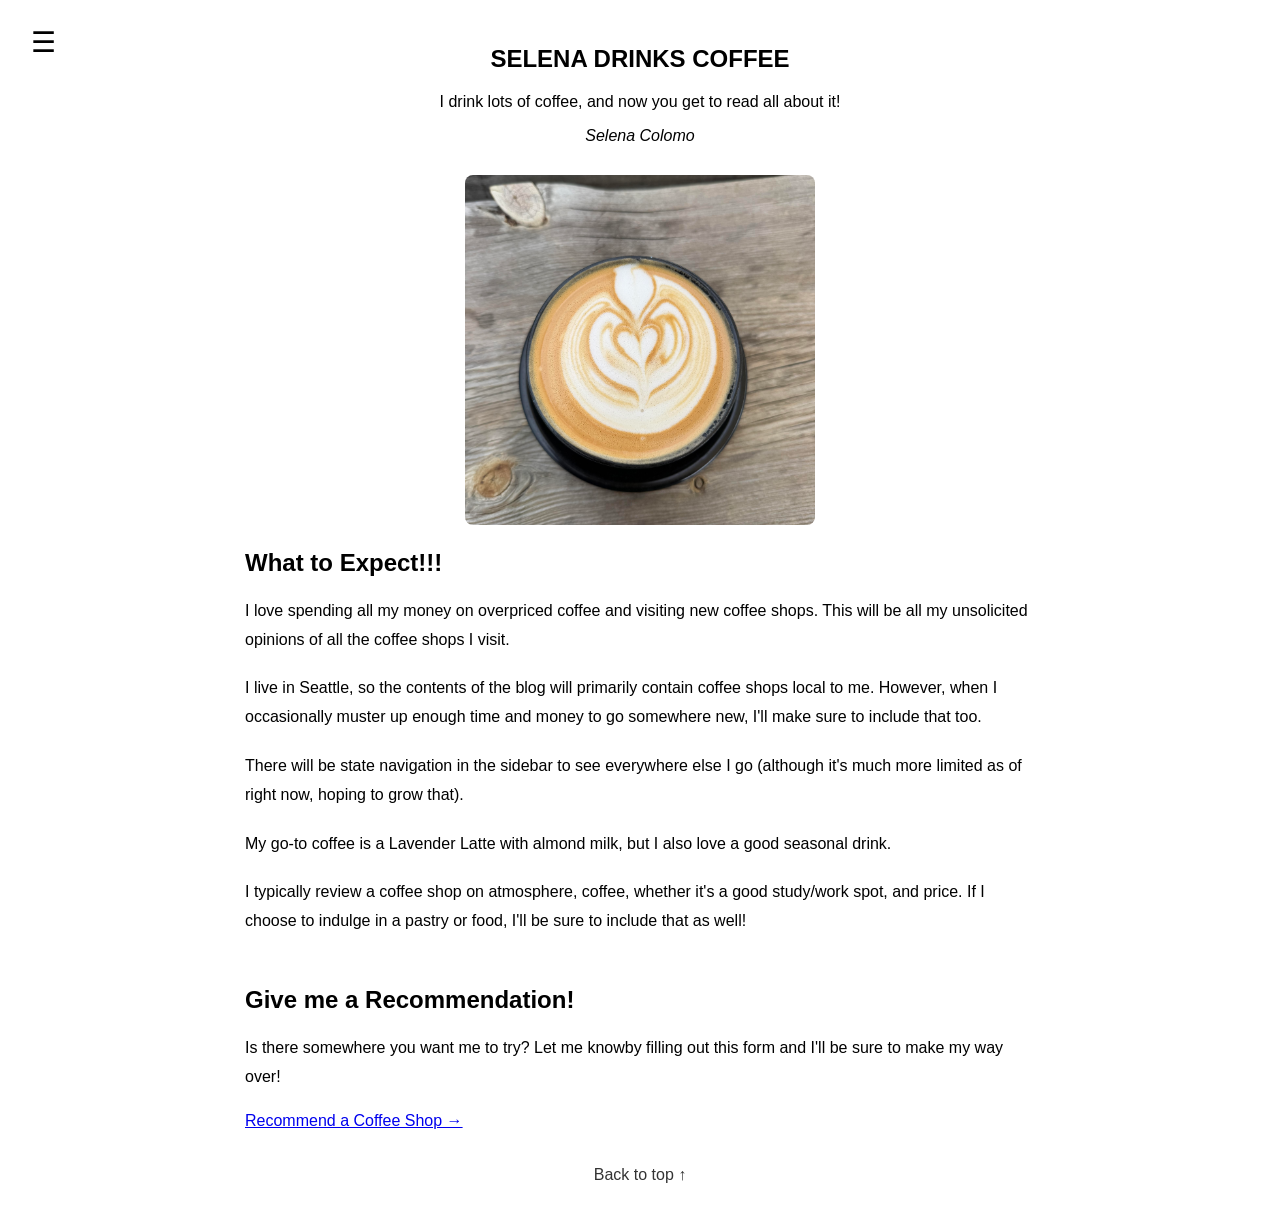
<file: index.html>
<!DOCTYPE html>
<html lang="en">
<head>
    <meta charset="UTF-8">
    <meta name="viewport" content="width=device-width, initial-scale=1.0">

    <title>SELENA DRINKS COFFEE</title>

    <link rel="stylesheet" href="style.css">
    <script src="script.js" defer></script>
</head>

<body>

<!-- Sidebar Navigation -->
<button id="menu-button"
        aria-label="Toggle navigation"
        aria-expanded="false">
    ☰
</button>

<aside id="sidebar">
    <nav>
        <ul>
            <li><a href="index.html">Home</a></li>
            <li><a href="about.html">About</a></li>

        
            <li class="state-menu">
                <button id="states-button" aria-expanded="false">
                    Explore by State <span id="states-arrow">+</span>
                </button>

                <ul id="states-list">
                    <li><a href="states/washington.html">Washington</a></li>
                    <li><a href="states/california.html">California</a></li>
                    <li><a href="states/newmexico.html">New Mexico</a></li>
                </ul>
            </li>

            <li><a href="map.html">Coffee Map</a></li>
            <li><a href="reviews/index.html">All Reviews</a></li>
        </ul>
    </nav>
</aside>

    <main>

        <!-- Welcome Section -->
        <section id="home" class="hero">
            <h1>SELENA DRINKS COFFEE</h1>

            <p class="tagline">
                I drink lots of coffee, and now you get to read all about it!
            </p>

            <p class="author">
                Selena Colomo
            </p>

        </section>

        <!-- Coffee Photo Collage -->
        <section class="coffee-collage" aria-label="Coffee photo gallery">

            <img
                src="images/about.JPG"
                alt="A cup of coffee"
            >

        </section>

        <!-- What to Expect -->
        <section id="about" class="about">

            <h2>What to Expect!!!</h2>

            <p>
                I love spending all my money on overpriced coffee and visiting
                new coffee shops. This will be all my unsolicited opinions of
                all the coffee shops I visit.
            </p>

            <p>
                I live in Seattle, so the contents of the blog will primarily
                contain coffee shops local to me. However, when I occasionally
                muster up enough time and money to go somewhere new, I'll make
                sure to include that too.
            </p>

            <p>
                There will be state navigation in the sidebar to see everywhere
                else I go (although it's much more limited as of right now,
                hoping to grow that).
            </p>    

            <p>
                My go-to coffee is a Lavender Latte with almond milk, but I also
                love a good seasonal drink.
            </p>

            <p>
            I typically review a coffee shop on atmosphere, coffee, whether
            it's a good study/work spot, and price. If I choose to indulge
            in a pastry or food, I'll be sure to include that as well!
            </p>

        </section>

        <!-- Coffee Shop Recommendations -->
        <section id="recommendations" class="recommendations">

            <h2>Give me a Recommendation!</h2>

            <p>
                Is there somewhere you want me to try? Let me knowby filling out
                this form and I'll be sure to make my way over!
            </p>

            <a
               href="https://docs.google.com/forms/d/e/1FAIpQLSfzx1nARyTasiNk3H5573Pb4PXeS5cTgQmfSSRPaC5Y6Ec7-g/viewform?usp=publish-editor"
               target="_blank"
               rel="noopener noreferrer" 
            >
                Recommend a Coffee Shop →
            </a>

        </section>

    </main>

    <!-- Footer -->
    <footer>
        <p>
            <a href="#home">Back to top ↑</a>
        </p>    
    </footer>

</body>
</html>
</file>
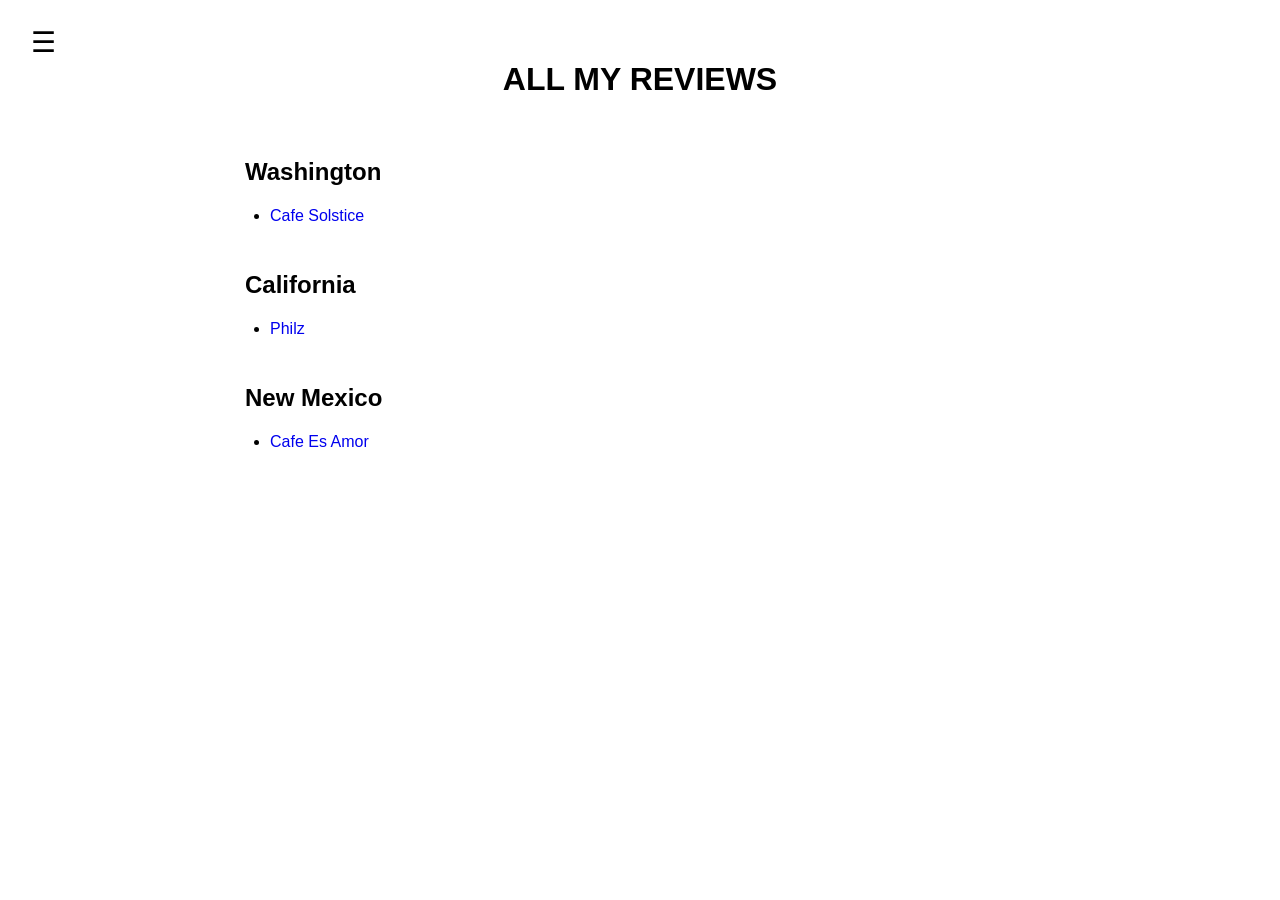
<file: reviews/index.html>
<!DOCTYPE html>
<html lang="en">
<head>
    <meta charset="UTF-8">
    <meta name="viewport" content="width=device-width, initial-scale=1.0">
    <title>All My Reviews | Selena Drinks Coffee</title>
    <link rel="stylesheet" href="../style.css">
    <script src="../script.js" defer></script>
</head>

<body>
    <button id="menu-button" aria-label="Toggle navigation" aria-expanded="false">☰</button>

    <aside id="sidebar">
        <nav>
            <ul>
                <li><a href="../index.html">Home</a></li>
                <li><a href="../about.html">About</a></li>

                <li class="state-menu">
                    <button id="states-button" aria-expanded="false">
                        Explore by State <span id="states-arrow">+</span>
                    </button>

                    <ul id="states-list">
                        <li><a href="../states/washington.html">Washington</a></li>
                        <li><a href="../states/california.html">California</a></li>
                        <li><a href="../states/newmexico.html">New Mexico</a></li>
                    </ul>
                </li>

                <li><a href="../map.html">Coffee Map</a></li>
                <li><a href="index.html">All Reviews</a></li>
            </ul>
        </nav>
    </aside>

    <main class="all-reviews-page">
        <h1>ALL MY REVIEWS</h1>

        <section class="state-reviews">
            <h2>Washington</h2>

            <ul>
                <li>
                    <a href="cafe-solstice.html">Cafe Solstice</a>
                </li>
            </ul>
        </section>

        <section class="state-reviews">
            <h2>California</h2>

            <ul>
                <li>
                    <a href="philz.html">Philz</a>
                </li>
            </ul>
        </section>

        <section class="state-reviews">
            <h2>New Mexico</h2>

            <ul>
                <li>
                    <a href="cafe-es-amor.html">Cafe Es Amor</a> 
                </li>
            </ul>
        </section>

        <section class="state-re
</file>
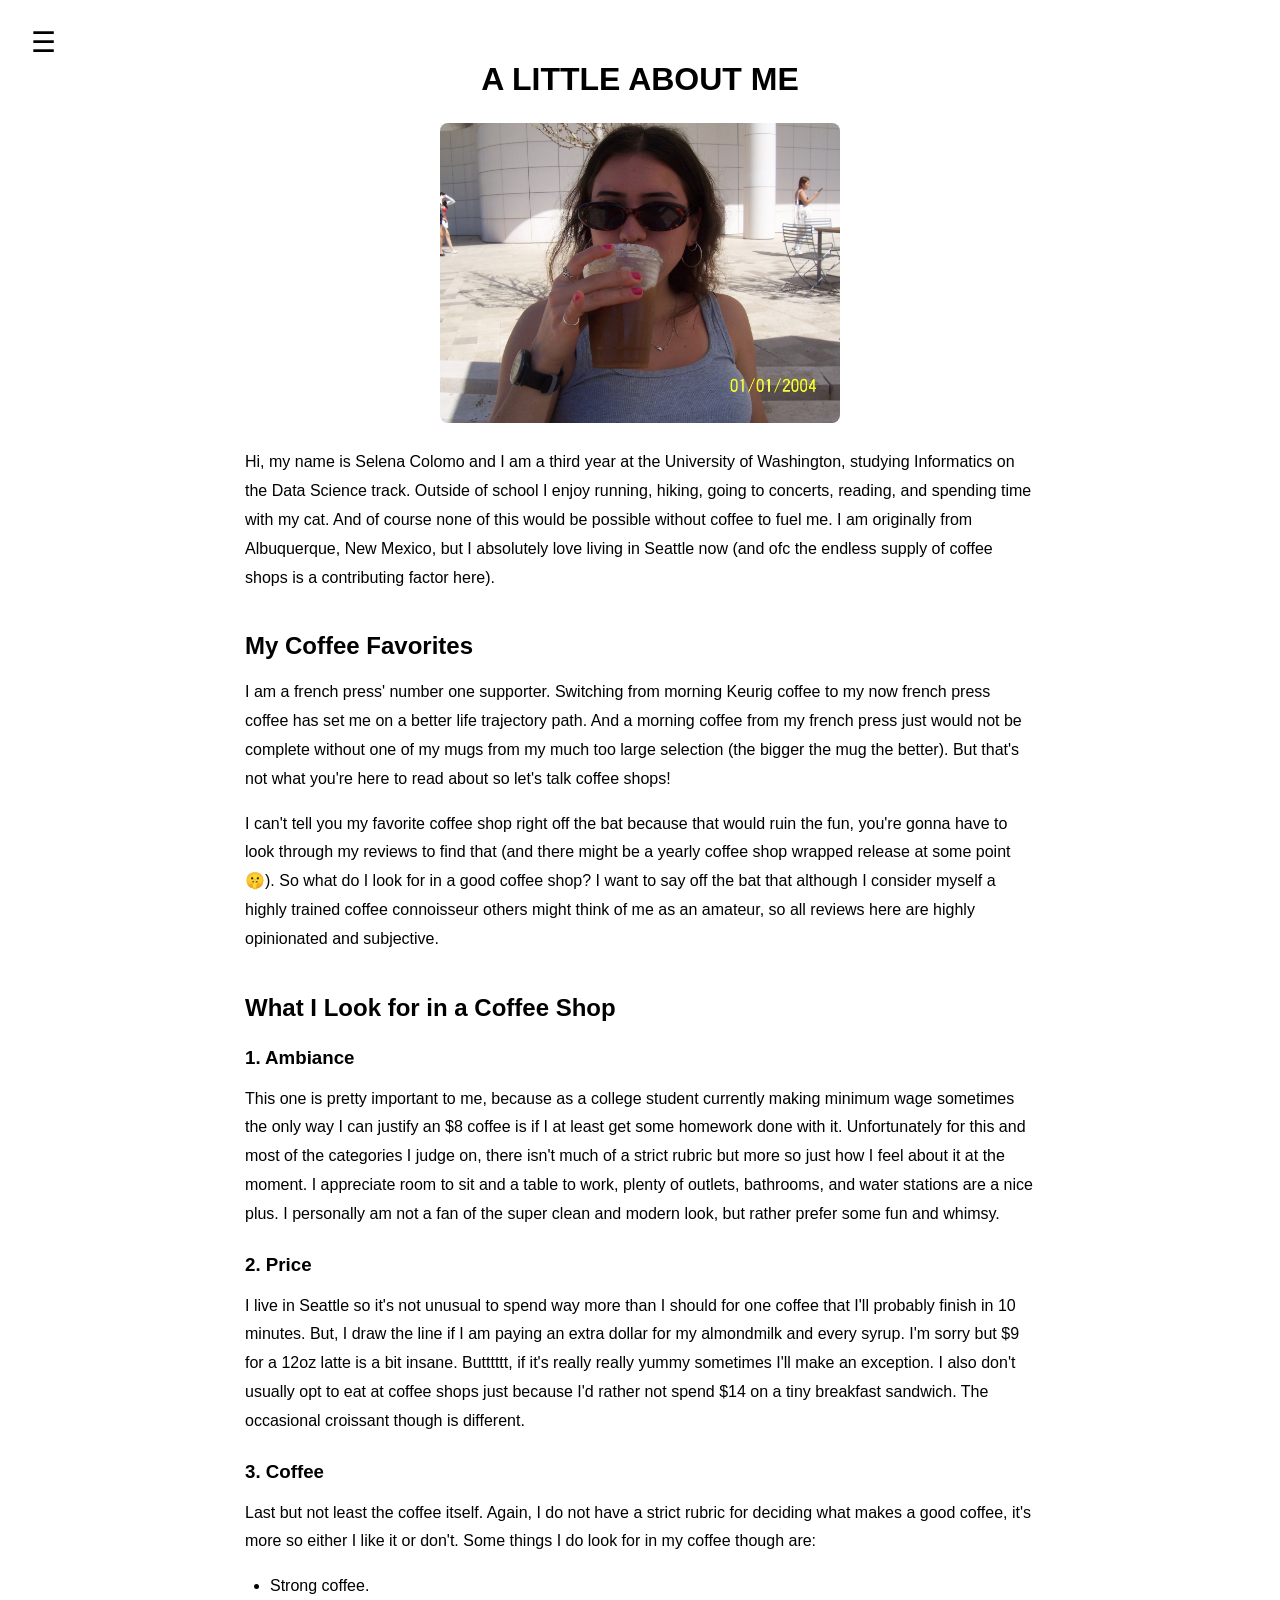
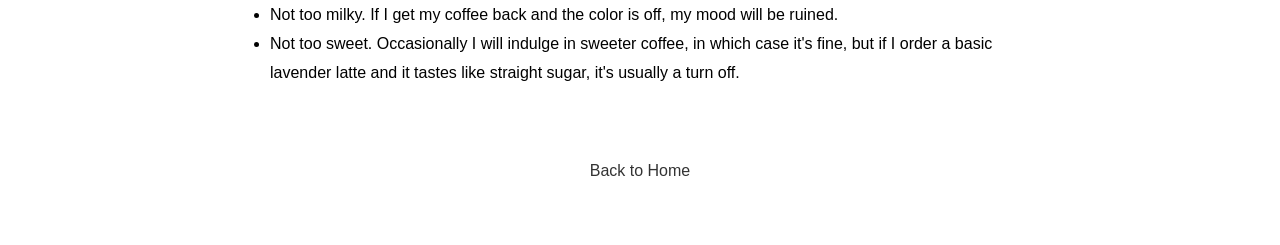
<file: about.html>
<!DOCTYPE html>
<html lang="en">
<head>
    <meta charset="UTF-8">
    <meta name="viewport" content="width=device-width, initial-scale=1.0">
    <title>About Me | Selena Drinks Coffee</title>
    <link rel="stylesheet" href="style.css">
    <script src="script.js" defer></script>
</head>

<body>

    <button id="menu-button" aria-label="Open navigation menu">
        ☰
    </button>

    <aside id="sidebar">
        <nav>
            <ul>
                <li><a href="index.html">Home</a></li>
                <li><a href="about.html">About Me</a></li>

                <li class="state-menu">
                    <button id="states-button" aria-expanded="false">
                        Explore by State <span id="states-arrow">+</span>
                    </button>

                    <ul id="states-list">
                        <li><a href="states/washington.html">Washington</a></li>
                        <li><a href="states/california.html">California</a></li>
                        <li><a href="states/newmexico.html">New Mexico</a></li>
                    </ul>
                </li>

                <li><a href="map.html">Coffee Map</a></li>
                <li><a href="reviews/index.html">All Reviews</a></li>
            </ul>
        </nav>
    </aside>

    <main class="about-page">

        <header class="about-header">
            <h1>A LITTLE ABOUT ME</h1>

            <img
                src="images/selena.JPG"
                alt="Selena, the author of Selena Drinks Coffee"
                class="about-photo"
            >

            <p>
                Hi, my name is Selena Colomo and I am a third year at the
                University of Washington, studying Informatics on the Data
                Science track. Outside of school I enjoy running, hiking,
                going to concerts, reading, and spending time with my cat.
                And of course none of this would be possible without coffee
                to fuel me. I am originally from Albuquerque, New Mexico,
                but I absolutely love living in Seattle now (and ofc the
                endless supply of coffee shops is a contributing factor here).
            </p>
        </header>

        <section class="coffee-favorites">
            <h2>My Coffee Favorites</h2>

            <p>
                I am a french press' number one supporter. Switching from
                morning Keurig coffee to my now french press coffee has set
                me on a better life trajectory path. And a morning coffee
                from my french press just would not be complete without one
                of my mugs from my much too large selection (the bigger the
                mug the better). But that's not what you're here to read about
                so let's talk coffee shops!
            </p>

            <p>
                I can't tell you my favorite coffee shop right off the bat
                because that would ruin the fun, you're gonna have to look
                through my reviews to find that (and there might be a yearly
                coffee shop wrapped release at some point 🤫). So what do I look
                for in a good coffee shop? I want to say off the bat that
                although I consider myself a highly trained coffee connoisseur
                others might think of me as an amateur, so all reviews here
                are highly opinionated and subjective.
            </p>
        </section>

        <section class="review-criteria">
            <h2>What I Look for in a Coffee Shop</h2>

            <article class="criteria-item">
                <h3>1. Ambiance</h3>

                <p>
                    This one is pretty important to me, because as a college
                    student currently making minimum wage sometimes the only
                    way I can justify an $8 coffee is if I at least get some
                    homework done with it. Unfortunately for this and most
                    of the categories I judge on, there isn't much of a strict
                    rubric but more so just how I feel about it at the moment.
                    I appreciate room to sit and a table to work, plenty of
                    outlets, bathrooms, and water stations are a nice plus.
                    I personally am not a fan of the super clean and modern
                    look, but rather prefer some fun and whimsy.
                </p>
            </article>

            <article class="criteria-item">
                <h3>2. Price</h3>

                <p>
                    I live in Seattle so it's not unusual to spend way more
                    than I should for one coffee that I'll probably finish
                    in 10 minutes. But, I draw the line if I am paying an
                    extra dollar for my almondmilk and every syrup. I'm sorry
                    but $9 for a 12oz latte is a bit insane. Butttttt, if it's
                    really really yummy sometimes I'll make an exception.
                    I also don't usually opt to eat at coffee shops just
                    because I'd rather not spend $14 on a tiny breakfast
                    sandwich. The occasional croissant though is different.
                </p>
            </article>

            <article class="criteria-item">
                <h3>3. Coffee</h3>

                <p>
                    Last but not least the coffee itself. Again, I do not
                    have a strict rubric for deciding what makes a good
                    coffee, it's more so either I like it or don't. Some
                    things I do look for in my coffee though are:
                </p>

                <ul>
                    <li>Strong coffee.</li>
                    <li>
                        Not too milky. If I get my coffee back and the color
                        is off, my mood will be ruined.
                    </li>
                    <li>
                        Not too sweet. Occasionally I will indulge in
                        sweeter coffee, in which case it's fine, but if I
                        order a basic lavender latte and it tastes like
                        straight sugar, it's usually a turn off.
                    </li>
                </ul>
            </article>
        </section>

        <footer class="about-footer">
            <a href="index.html">Back to Home</a>
        </footer>

    </main>

</body>
</html>
</file>
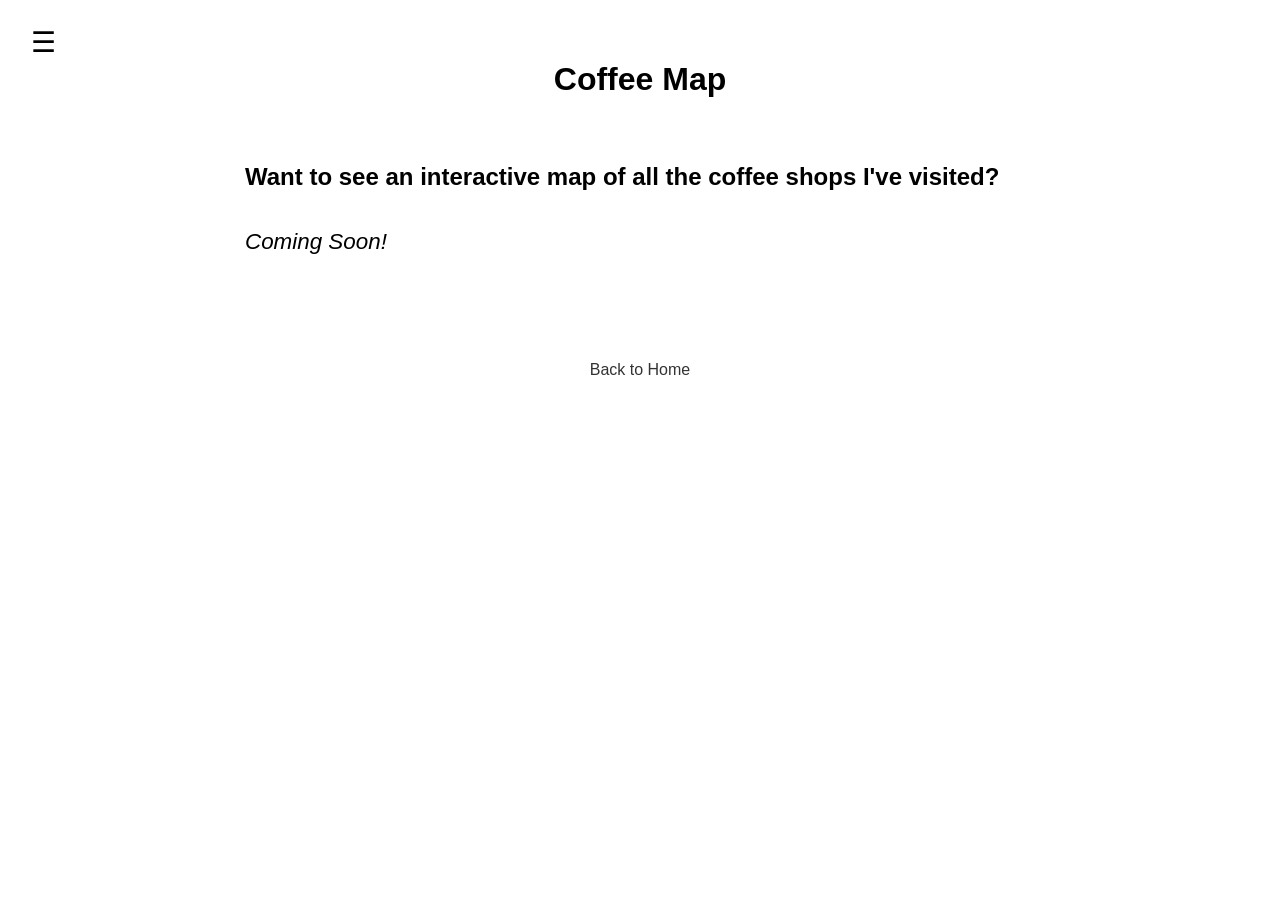
<file: map.html>
<!DOCTYPE html>
<html lang="en">
<head>
    <meta charset="UTF-8">
    <meta name="viewport" content="width=device-width, initial-scale=1.0">

    <title>Coffee Map | Selena Drinks Coffee</title>

    <link rel="stylesheet" href="style.css">
    <script src="script.js" defer></script>
</head>

<body>

    <!-- Sidebar Navigation -->
    <button id="menu-button"
        aria-label="Toggle navigation"
        aria-expanded="false">
        ☰
    </button>

    <aside id="sidebar">
        <nav>
            <ul>
                <li><a href="index.html">Home</a></li>
                <li><a href="about.html">About Me</a></li>

                <li class="state-menu">
                    <button id="states-button" aria-expanded="false">
                        Explore by State <span id="states-arrow">+</span>
                    </button>

                    <ul id="states-list">
                        <li><a href="states/washington.html">Washington</a></li>
                        <li><a href="states/california.html">California</a></li>
                        <li><a href="states/newmexico.html">New Mexico</a></li>
                    </ul>
                </li>

                <li><a href="map.html">Coffee Map</a></li>
                <li><a href="reviews/index.html">All Reviews</a></li>
            </ul>
        </nav>
    </aside>

    <!-- Coffee Map Coming Soon -->
    <main class="map-page">
        <h1>Coffee Map</h1>

        <div class="map-message">
            <h2>Want to see an interactive map of all the coffee shops I've visited?</h2>

            <p class="coming-soon">Coming Soon!</p>
        </div>
    </main>

    <!-- Footer -->
    <footer>
        <p><a href="index.html">Back to Home</a></p>
    </footer>

</body>
</html>
</file>
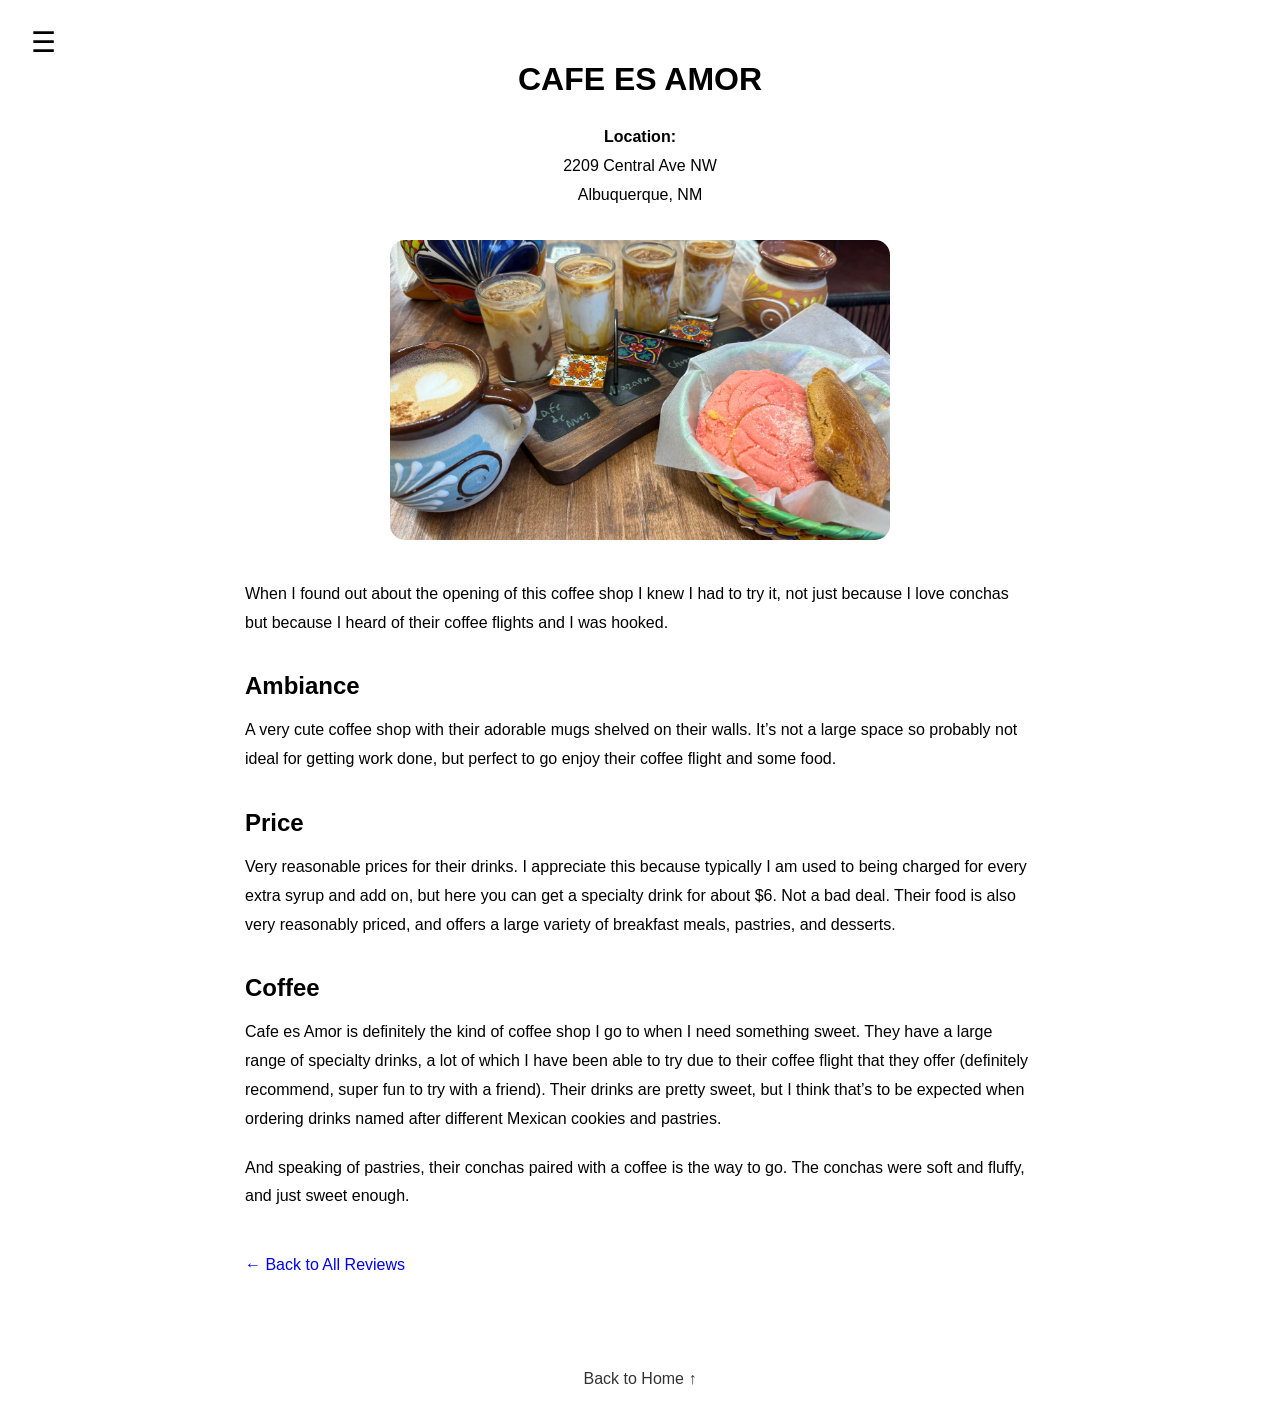
<file: reviews/cafe-es-amor.html>
<!DOCTYPE html>
<html lang="en">
<head>
    <meta charset="UTF-8">
    <meta name="viewport" content="width=device-width, initial-scale=1.0">
    <title>Cafe Es Amor | Selena Drinks Coffee</title>
    <link rel="stylesheet" href="../style.css">
    <script src="../script.js" defer></script>
</head>

<body>
    <button id="menu-button" aria-label="Toggle navigation" aria-expanded="false">☰</button>

    <aside id="sidebar">
        <nav>
            <ul>
                <li><a href="../index.html">Home</a></li>
                <li><a href="../about.html">About</a></li>

                <li class="state-menu">
                    <button id="states-button" aria-expanded="false">
                        Explore by State <span id="states-arrow">+</span>
                    </button>

                    <ul id="states-list">
                        <li><a href="../states/washington.html">Washington</a></li>
                        <li><a href="../states/california.html">California</a></li>
                        <li><a href="newmexico.html">New Mexico</a></li>
                    </ul>
                </li>

                <li><a href="../map.html">Coffee Map</a></li>
                <li><a href="index.html">All Reviews</a></li>
            </ul>
        </nav>
    </aside>

    <main class="review-page">
        <header class="review-header">
            <h1>CAFE ES AMOR</h1>

            <p class="review-location">
                <strong>Location:</strong><br>
                2209 Central Ave NW<br>
                Albuquerque, NM
            </p>

            <div class="review-photos cafe-es-amor-photo">
                <img src="../images/cafeesamor.JPG" alt="Cafe Es Amor in Albuquerque">
            </div>

            <!-- Add your Cafe Es Amor photo here if you have one -->
        </header>

        <section class="review-intro">
            <p>
                When I found out about the opening of this coffee shop I knew I had
                to try it, not just because I love conchas but because I heard of
                their coffee flights and I was hooked.
            </p>
        </section>

        <section class="review-section">
            <h2>Ambiance</h2>

            <p>
                A very cute coffee shop with their adorable mugs shelved on their
                walls. It’s not a large space so probably not ideal for getting
                work done, but perfect to go enjoy their coffee flight and some food.
            </p>
        </section>

        <section class="review-section">
            <h2>Price</h2>

            <p>
                Very reasonable prices for their drinks. I appreciate this because
                typically I am used to being charged for every extra syrup and add
                on, but here you can get a specialty drink for about $6. Not a bad
                deal. Their food is also very reasonably priced, and offers a large
                variety of breakfast meals, pastries, and desserts.
            </p>
        </section>

        <section class="review-section">
            <h2>Coffee</h2>

            <p>
                Cafe es Amor is definitely the kind of coffee shop I go to when I
                need something sweet. They have a large range of specialty drinks,
                a lot of which I have been able to try due to their coffee flight
                that they offer (definitely recommend, super fun to try with a friend).
                Their drinks are pretty sweet, but I think that’s to be expected
                when ordering drinks named after different Mexican cookies and pastries.
            </p>

            <p>
                And speaking of pastries, their conchas paired with a coffee is the
                way to go. The conchas were soft and fluffy, and just sweet enough.
            </p>
        </section>

        <p class="review-back">
            <a href="index.html">← Back to All Reviews</a>
        </p>
    </main>

    <footer>
        <p><a href="../index.html">Back to Home ↑</a></p>
    </footer>
</body>
</html>
</file>
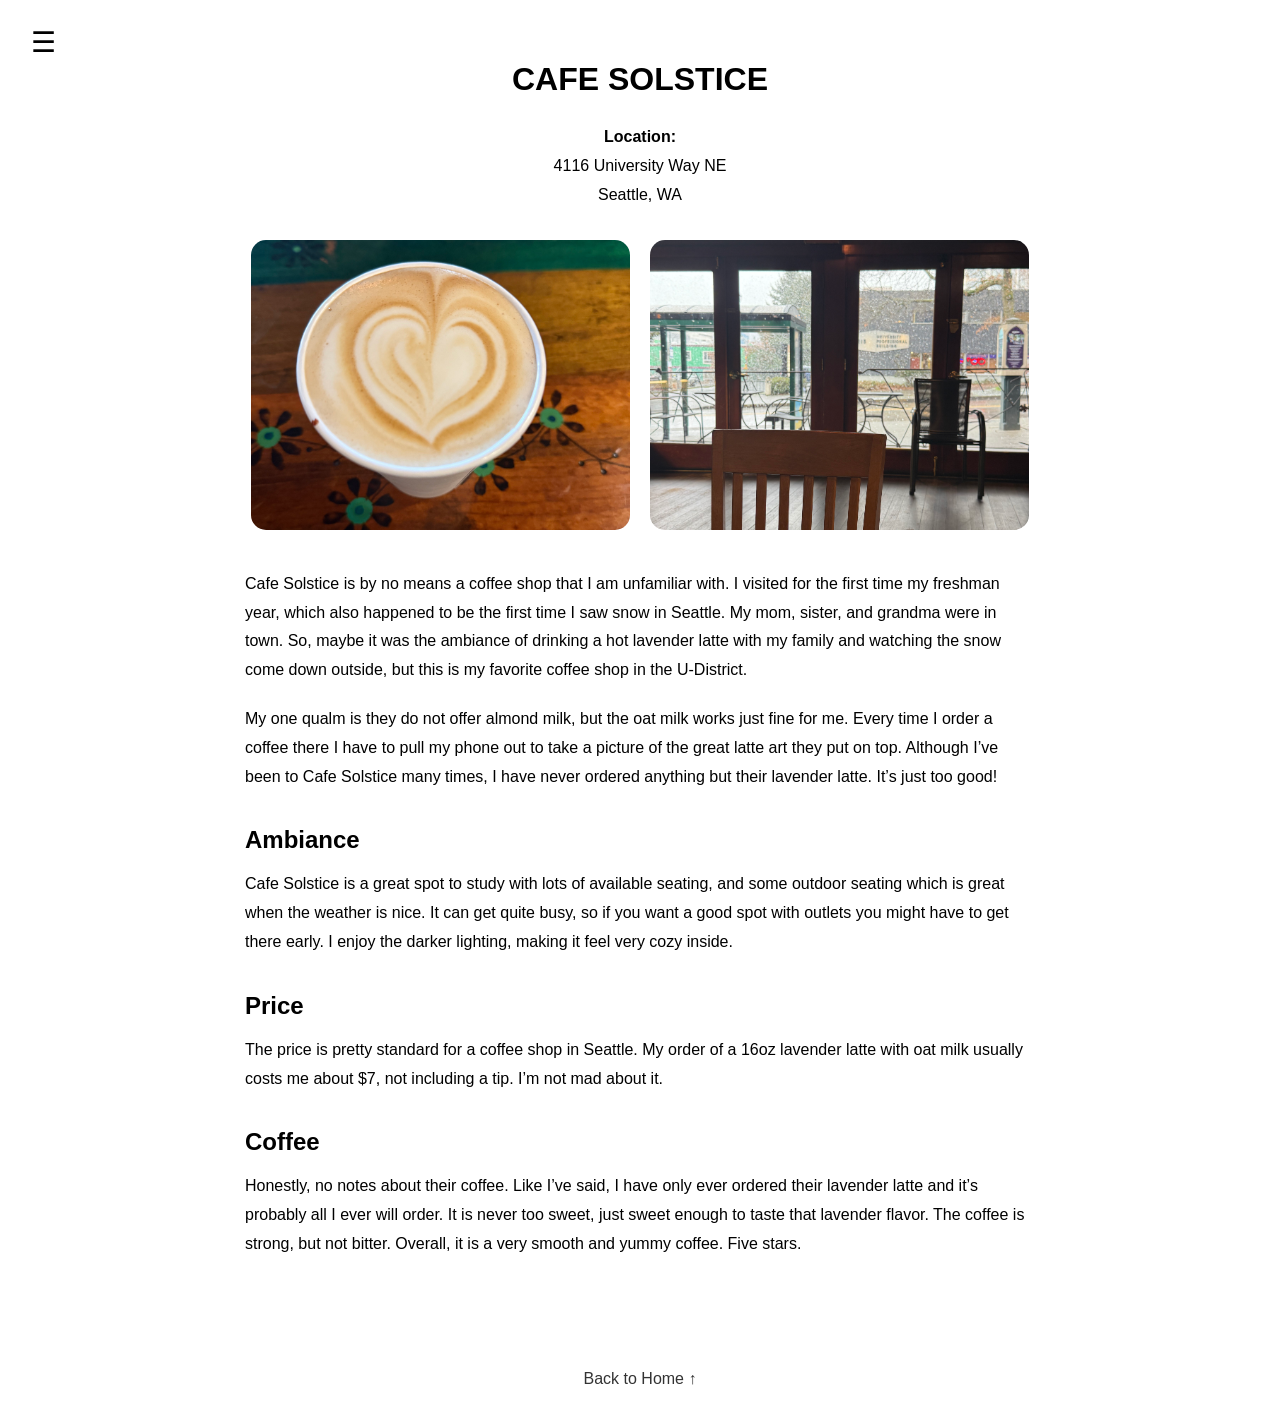
<file: reviews/cafe-solstice.html>
<!DOCTYPE html>
<html lang="en">
<head>
    <meta charset="UTF-8">
    <meta name="viewport" content="width=device-width, initial-scale=1.0">
    <title>Cafe Solstice | Selena Drinks Coffee</title>
    <link rel="stylesheet" href="../style.css">
    <script src="../script.js" defer></script>
</head>

<body>
    <button id="menu-button" aria-label="Toggle navigation" aria-expanded="false">☰</button>

    <aside id="sidebar">
        <nav>
            <ul>
                <li><a href="../index.html">Home</a></li>
                <li><a href="../about.html">About</a></li>

                <li class="state-menu">
                    <button id="states-button" aria-expanded="false">
                        Explore by State <span id="states-arrow">+</span>
                    </button>

                    <ul id="states-list">
                        <li><a href="../states/washington.html">Washington</a></li>
                        <li><a href="../states/california.html">California</a></li>
                        <li><a href="../states/newmexico.html">New Mexico</a></li>
                    </ul>
                </li>

                <li><a href="../map.html">Coffee Map</a></li>
                <li><a href="index.html">All Reviews</a></li>
            </ul>
        </nav>
    </aside>

    <main class="review-page">
        <header class="review-header">
            <h1>CAFE SOLSTICE</h1>

            <p class="review-location">
                <strong>Location:</strong><br>
                4116 University Way NE<br>
                Seattle, WA
            </p>

            <div class="review-photos">
                <img src="../images/solsticecoffee.JPG" alt="Coffee at Cafe Solstice">
                <img src="../images/cafesolstice.JPG" alt="Cafe Solstice coffee shop">
            </div>
        </header>

        <section class="review-intro">
            <p>
                Cafe Solstice is by no means a coffee shop that I am unfamiliar with.
                I visited for the first time my freshman year, which also happened to
                be the first time I saw snow in Seattle. My mom, sister, and grandma
                were in town. So, maybe it was the ambiance of drinking a hot lavender
                latte with my family and watching the snow come down outside, but this
                is my favorite coffee shop in the U-District.
            </p>

            <p>
                My one qualm is they do not offer almond milk, but the oat milk works
                just fine for me. Every time I order a coffee there I have to pull my
                phone out to take a picture of the great latte art they put on top.
                Although I’ve been to Cafe Solstice many times, I have never ordered
                anything but their lavender latte. It’s just too good!
            </p>
        </section>

        <section class="review-section">
            <h2>Ambiance</h2>

            <p>
                Cafe Solstice is a great spot to study with lots of available seating,
                and some outdoor seating which is great when the weather is nice.
                It can get quite busy, so if you want a good spot with outlets you
                might have to get there early. I enjoy the darker lighting, making
                it feel very cozy inside.
            </p>
        </section>

        <section class="review-section">
            <h2>Price</h2>

            <p>
                The price is pretty standard for a coffee shop in Seattle. My order
                of a 16oz lavender latte with oat milk usually costs me about $7,
                not including a tip. I’m not mad about it.
            </p>
        </section>

        <section class="review-section">
            <h2>Coffee</h2>

            <p>
                Honestly, no notes about their coffee. Like I’ve said, I have only
                ever ordered their lavender latte and it’s probably all I ever will
                order. It is never too sweet, just sweet enough to taste that lavender
                flavor. The coffee is strong, but not bitter. Overall, it is a very
                smooth and yummy coffee. Five stars.
            </p>
        </section>


    </main>

    <footer>
        <p><a href="../index.html">Back to Home ↑</a></p>
    </footer>
</body>
</html>
</file>
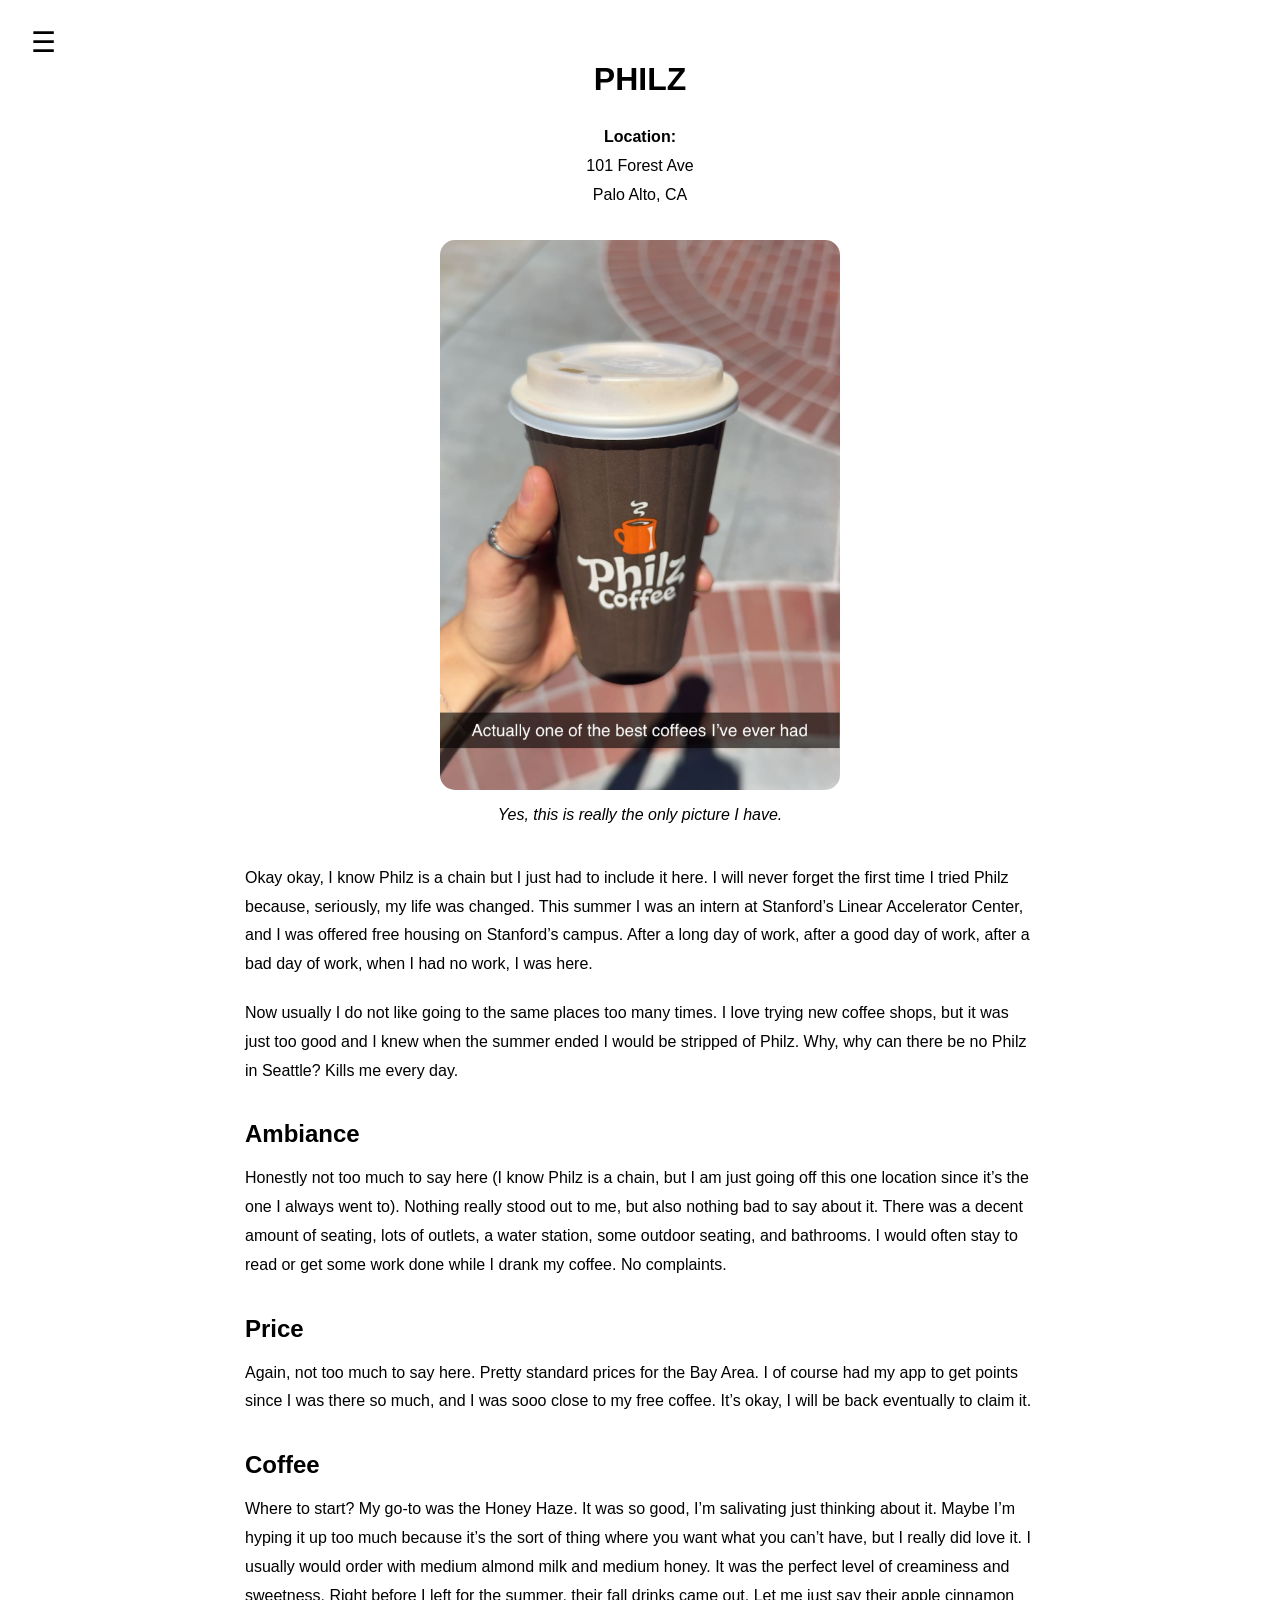
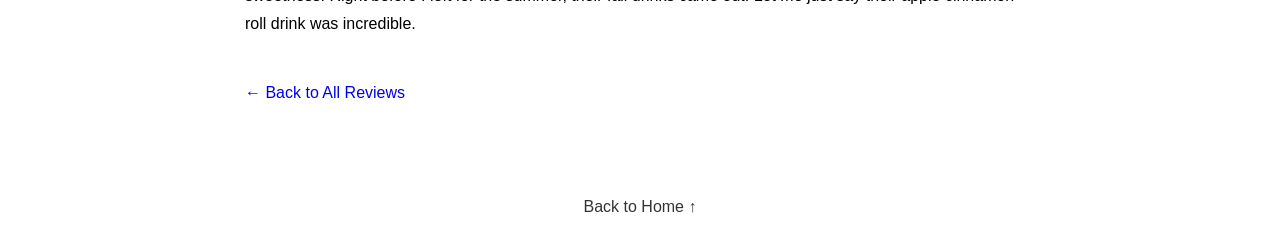
<file: reviews/philz.html>
<!DOCTYPE html>
<html lang="en">
<head>
    <meta charset="UTF-8">
    <meta name="viewport" content="width=device-width, initial-scale=1.0">
    <title>Philz | Selena Drinks Coffee</title>
    <link rel="stylesheet" href="../style.css">
    <script src="../script.js" defer></script>
</head>

<body>
    <button id="menu-button" aria-label="Toggle navigation" aria-expanded="false">☰</button>

    <aside id="sidebar">
        <nav>
            <ul>
                <li><a href="../index.html">Home</a></li>
                <li><a href="../about.html">About</a></li>

                <li class="state-menu">
                    <button id="states-button" aria-expanded="false">
                        Explore by State <span id="states-arrow">+</span>
                    </button>

                    <ul id="states-list">
                        <li><a href="../states/washington.html">Washington</a></li>
                        <li><a href="../states/california.html">California</a></li>
                        <li><a href="../states/newmexico.html">New Mexico</a></li>
                    </ul>
                </li>

                <li><a href="../map.html">Coffee Map</a></li>
                <li><a href="index.html">All Reviews</a></li>
            </ul>
        </nav>
    </aside>

    <main class="review-page">
        <header class="review-header">
            <h1>PHILZ</h1>

            <p class="review-location">
                <strong>Location:</strong><br>
                101 Forest Ave<br>
                Palo Alto, CA
            </p>

            <div class="review-photos philz-photo">
                <img src="../images/philz.JPG" alt="Philz coffee">
            </div>

            <p><em>Yes, this is really the only picture I have.</em></p>
        </header>

        <section class="review-intro">
            <p>
                Okay okay, I know Philz is a chain but I just had to include it here.
                I will never forget the first time I tried Philz because, seriously,
                my life was changed. This summer I was an intern at Stanford’s Linear
                Accelerator Center, and I was offered free housing on Stanford’s campus.
                After a long day of work, after a good day of work, after a bad day of
                work, when I had no work, I was here.
            </p>

            <p>
                Now usually I do not like going to the same places too many times.
                I love trying new coffee shops, but it was just too good and I knew
                when the summer ended I would be stripped of Philz. Why, why can there
                be no Philz in Seattle? Kills me every day.
            </p>
        </section>

        <section class="review-section">
            <h2>Ambiance</h2>

            <p>
                Honestly not too much to say here (I know Philz is a chain, but I am
                just going off this one location since it’s the one I always went to).
                Nothing really stood out to me, but also nothing bad to say about it.
                There was a decent amount of seating, lots of outlets, a water station,
                some outdoor seating, and bathrooms. I would often stay to read or get
                some work done while I drank my coffee. No complaints.
            </p>
        </section>

        <section class="review-section">
            <h2>Price</h2>

            <p>
                Again, not too much to say here. Pretty standard prices for the Bay Area.
                I of course had my app to get points since I was there so much, and I
                was sooo close to my free coffee. It’s okay, I will be back eventually
                to claim it.
            </p>
        </section>

        <section class="review-section">
            <h2>Coffee</h2>

            <p>
                Where to start? My go-to was the Honey Haze. It was so good, I’m
                salivating just thinking about it. Maybe I’m hyping it up too much
                because it’s the sort of thing where you want what you can’t have,
                but I really did love it. I usually would order with medium almond
                milk and medium honey. It was the perfect level of creaminess and
                sweetness. Right before I left for the summer, their fall drinks
                came out. Let me just say their apple cinnamon roll drink was incredible.
            </p>
        </section>

        <p class="review-back">
            <a href="index.html">← Back to All Reviews</a>
        </p>
    </main>

    <footer>
        <p><a href="../index.html">Back to Home ↑</a></p>
    </footer>
</body>
</html>
</file>
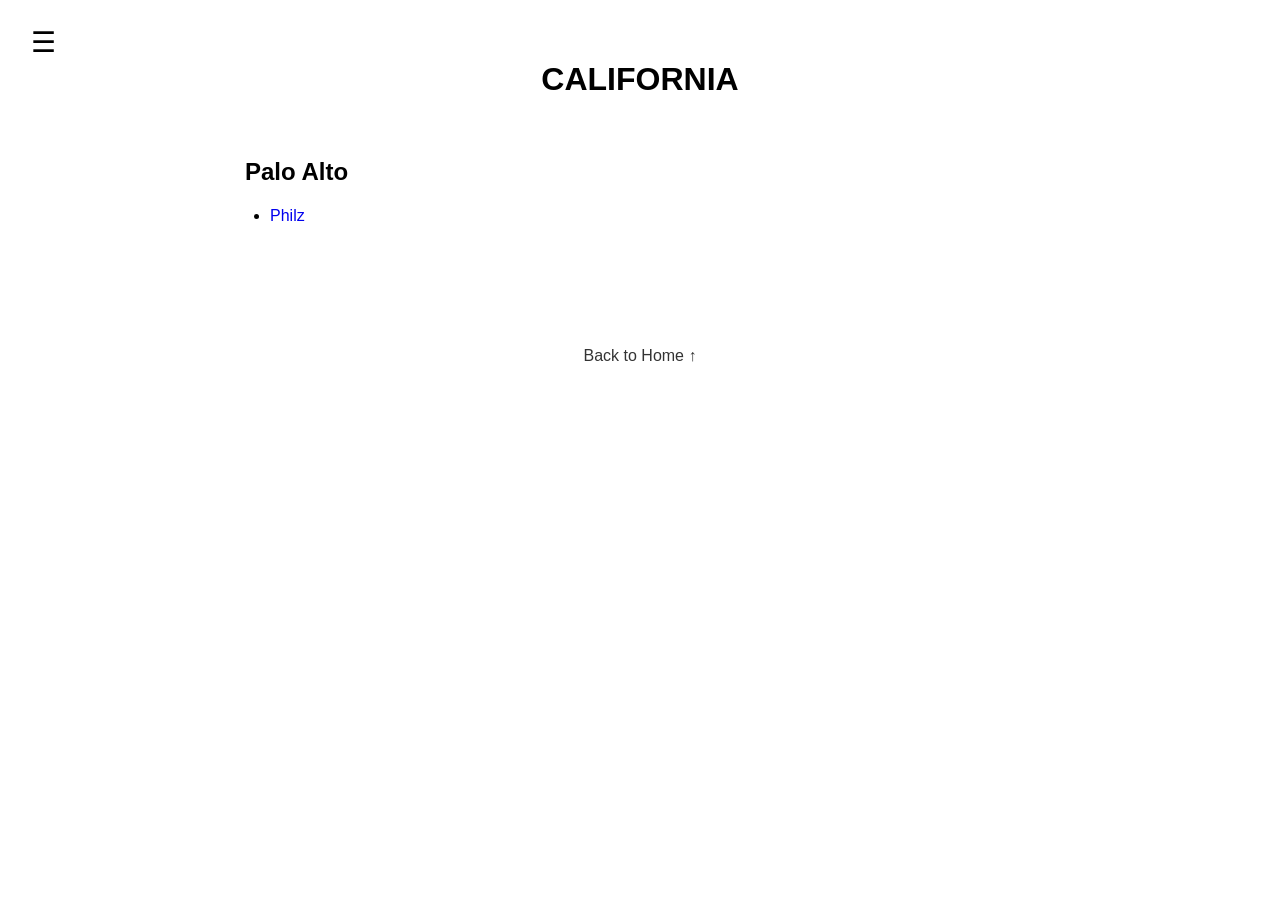
<file: states/california.html>
<!DOCTYPE html>
<html lang="en">
<head>
    <meta charset="UTF-8">
    <meta name="viewport" content="width=device-width, initial-scale=1.0">
    <title>California | Selena Drinks Coffee</title>
    <link rel="stylesheet" href="../style.css">
    <script src="../script.js" defer></script>
</head>

<body>
    <button id="menu-button" aria-label="Toggle navigation" aria-expanded="false">☰</button>

    <aside id="sidebar">
        <nav>
            <ul>
                <li><a href="../index.html">Home</a></li>
                <li><a href="../about.html">About</a></li>

                <li class="state-menu">
                    <button id="states-button" aria-expanded="false">
                        Explore by State <span id="states-arrow">+</span>
                    </button>

                    <ul id="states-list">
                        <li><a href="washington.html">Washington</a></li>
                        <li><a href="california.html">California</a></li>
                        <li><a href="newmexico.html">New Mexico</a></li>
                    </ul>
                </li>

                <li><a href="../map.html">Coffee Map</a></li>
                <li><a href="../reviews/index.html">All Reviews</a></li>
            </ul>
        </nav>
    </aside>

    <main class="state-page">
        <h1>CALIFORNIA</h1>

        <section class="state-coffee-shops">
            <h2>Palo Alto</h2>

            <ul>
                <li>
                    <a href="../reviews/philz.html">Philz</a>
                </li>
            </ul>
        </section>
    </main>

    <footer>
        <p><a href="../index.html">Back to Home ↑</a></p>
    </footer>
</body>
</html>
</file>
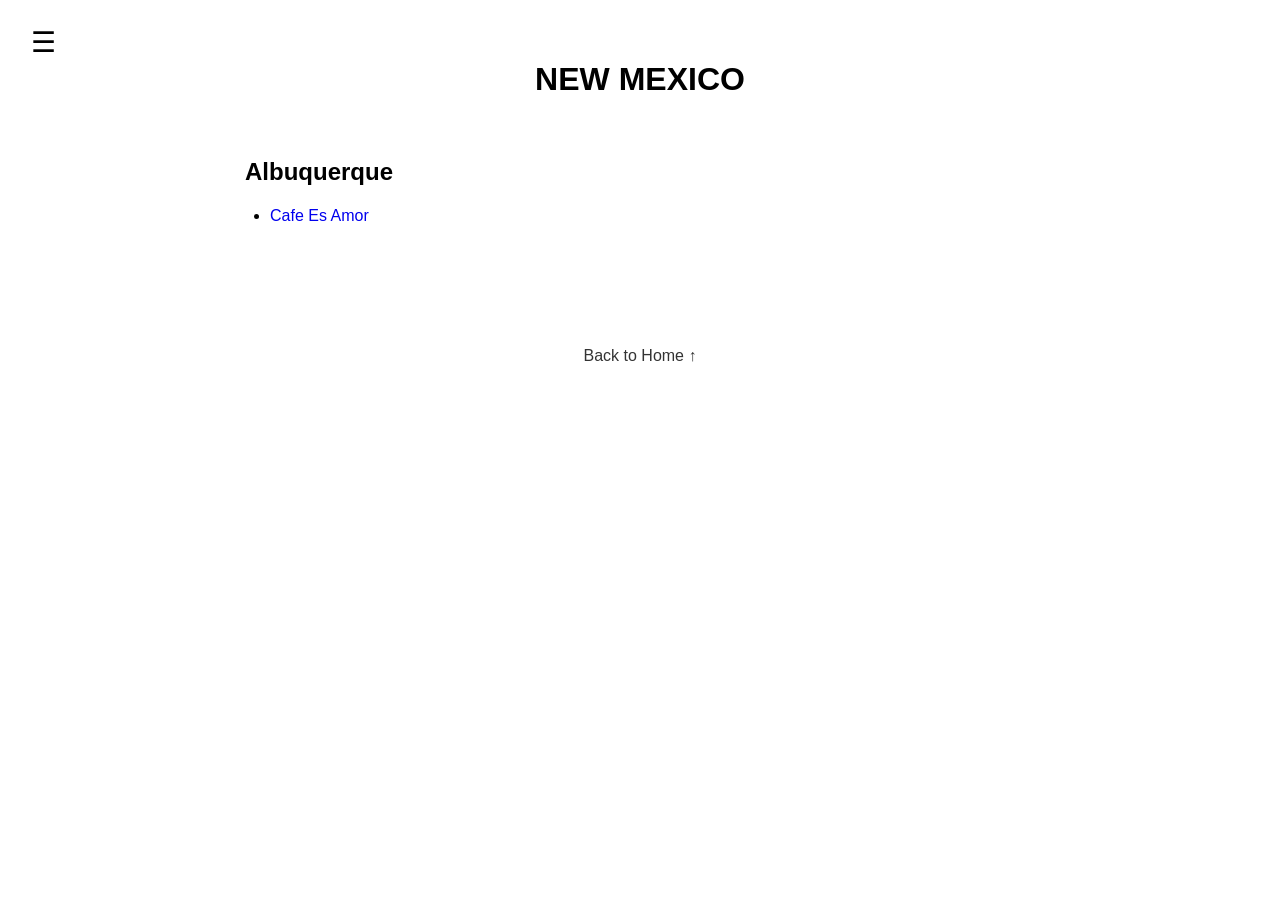
<file: states/newmexico.html>
<!DOCTYPE html>
<html lang="en">
<head>
    <meta charset="UTF-8">
    <meta name="viewport" content="width=device-width, initial-scale=1.0">
    <title>New Mexico | Selena Drinks Coffee</title>
    <link rel="stylesheet" href="../style.css">
    <script src="../script.js" defer></script>
</head>

<body>
    <button id="menu-button" aria-label="Toggle navigation" aria-expanded="false">☰</button>

    <aside id="sidebar">
        <nav>
            <ul>
                <li><a href="../index.html">Home</a></li>
                <li><a href="../about.html">About</a></li>

                <li class="state-menu">
                    <button id="states-button" aria-expanded="false">
                        Explore by State <span id="states-arrow">+</span>
                    </button>

                    <ul id="states-list">
                        <li><a href="washington.html">Washington</a></li>
                        <li><a href="california.html">California</a></li>
                        <li><a href="newmexico.html">New Mexico</a></li>
                    </ul>
                </li>

                <li><a href="../map.html">Coffee Map</a></li>
                <li><a href="../reviews/index.html">All Reviews</a></li>
            </ul>
        </nav>
    </aside>

    <main class="state-page">
        <h1>NEW MEXICO</h1>

        <section class="state-coffee-shops">
            <h2>Albuquerque</h2>

            <ul>
                <li>
                    <a href="../reviews/cafe-es-amor.html">Cafe Es Amor</a>
                </li>
            </ul>
        </section>
    </main>

    <footer>
        <p><a href="../index.html">Back to Home ↑</a></p>
    </footer>
</body>
</html>
</file>
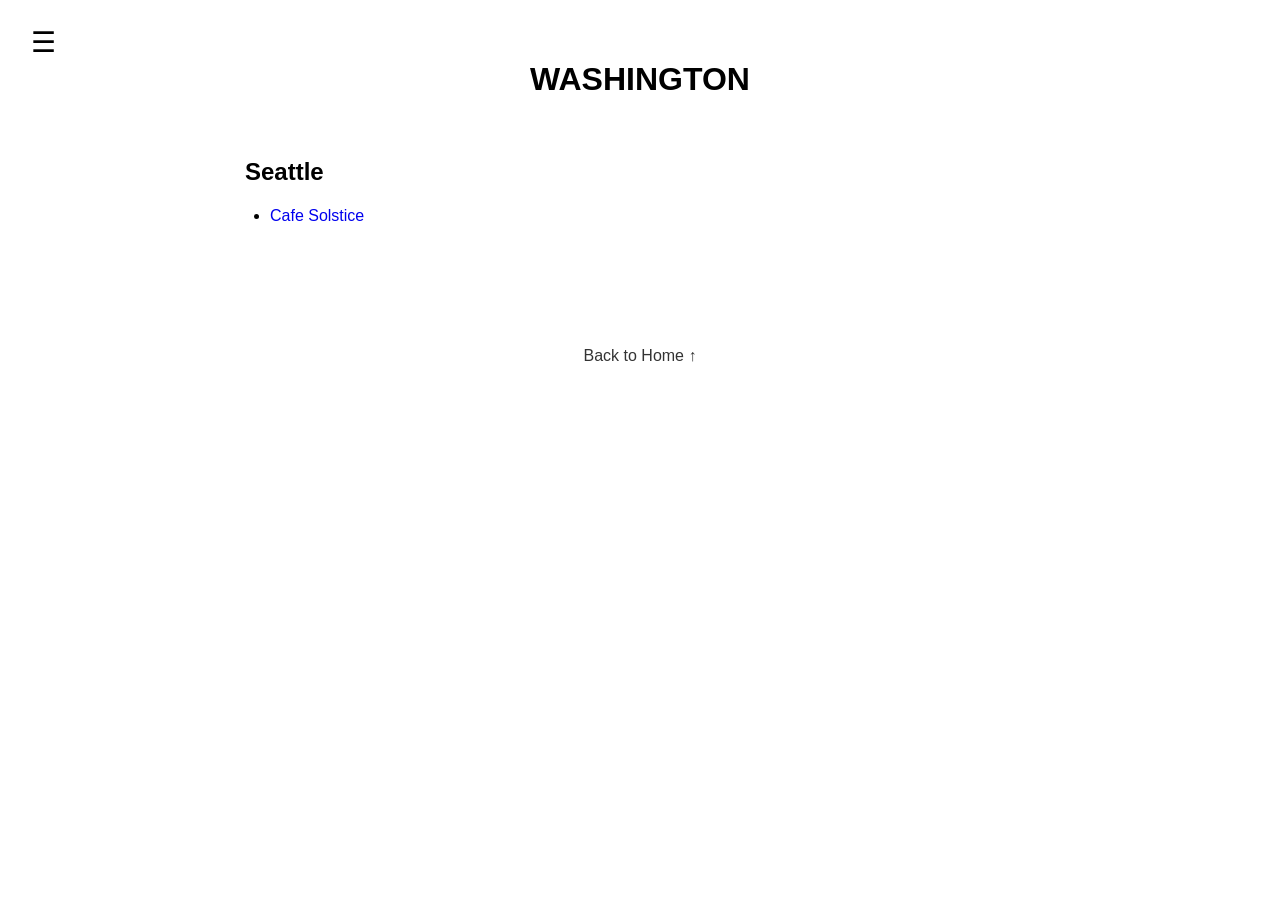
<file: states/washington.html>
<!DOCTYPE html>
<html lang="en">
<head>
    <meta charset="UTF-8">
    <meta name="viewport" content="width=device-width, initial-scale=1.0">
    <title>Washington | Selena Drinks Coffee</title>
    <link rel="stylesheet" href="../style.css">
    <script src="../script.js" defer></script>
</head>

<body>
    <button id="menu-button" aria-label="Toggle navigation" aria-expanded="false">☰</button>

    <aside id="sidebar">
        <nav>
            <ul>
                <li><a href="../index.html">Home</a></li>
                <li><a href="../about.html">About</a></li>

                <li class="state-menu">
                    <button id="states-button" aria-expanded="false">
                        Explore by State <span id="states-arrow">+</span>
                    </button>

                    <ul id="states-list">
                        <li><a href="washington.html">Washington</a></li>
                        <li><a href="california.html">California</a></li>
                        <li><a href="newmexico.html">New Mexico</a></li>
                    </ul>
                </li>

                <li><a href="../map.html">Coffee Map</a></li>
                <li><a href="../reviews/index.html">All Reviews</a></li>
            </ul>
        </nav>
    </aside>

    <main class="state-page">
        <h1>WASHINGTON</h1>

        <section class="state-coffee-shops">
            <h2>Seattle</h2>

            <ul>
                <li>
                    <a href="../reviews/cafe-solstice.html">Cafe Solstice</a>
                </li>
            </ul>
        </section>
    </main>

    <footer>
        <p><a href="../index.html">Back to Home ↑</a></p>
    </footer>
</body>
</html>
</file>
<file: style.css>
/* General Styles */

* {
    box-sizing: border-box;
}

body {
    margin: 0;
    font-family: Arial, sans-serif;
}

/* Menu Button */

#menu-button {
    position: absolute;
    top: 25px;
    left: 25px;
    z-index: 1002;

    background: none;
    border: none;

    font-size: 28px;
    cursor: pointer;
}

/* Sidebar Navigation */

#sidebar {
    position: fixed;
    top: 0;
    left: -280px;

    width: 260px;
    height: 100vh;

    padding: 80px 25px 25px;

    background-color: white;
    box-shadow: 2px 0 8px rgba(0, 0, 0, 0.1);

    overflow-y: auto;
    z-index: 1001;

    transition: left 0.3s ease;
}

/* Slide the sidebar into view */
#sidebar.open {
    left: 0;
}

/* Remove default list styling */
#sidebar ul {
    list-style: none;
    padding-left: 0;
}

/* Space out navigation items */
#sidebar li {
    margin-bottom: 20px;
}

/* Navigation links */
#sidebar a {
    text-decoration: none;
    color: #333;
}

/* Sidebar link hover effect */
#sidebar a:hover {
    text-decoration: underline;
}

/* Explore by State Dropdown */

#states-button {
    display: flex;
    justify-content: space-between;
    align-items: center;

    width: 100%;
    padding: 0;

    background: none;
    border: none;

    font-family: inherit;
    font-size: inherit;
    text-align: left;

    color: #333;
    cursor: pointer;
}

/* Hide the states until the button is clicked */
#states-list {
    display: none;
    padding-left: 15px;
    margin-top: 15px;
}

/* Show the states when expanded */
#states-list.expanded {
    display: block;
}

/* Space out individual state links */
#sidebar .state-menu ul li {
    margin-bottom: 12px;
}

/* Homepage Hero Section */

.hero {
    text-align: center;
    padding: 30px 20px;
}

.hero h1 {
    margin-top: 15px;
}

.tagline {
    margin-top: 10px;
}

.author {
    margin-top: 15px;
}

/* Coffee Photo Collage */

.coffee-collage {
    text-align: center;
}

.coffee-collage img {
    width: 350px;
    height: 350px;
    object-fit: cover;
    object-position: center;
    border-radius: 8px;
    margin-top: 0;
}

/* What to Expect */

.about {
    text-align: center;
}


/* Coffee Recommendations */

.recommendations {
    text-align: center;
}


/* Footer */

footer {
    text-align: center;
    padding: 20px;
}

footer a {
    text-decoration: none;
    color: #333;
}

footer a:hover {
    text-decoration: underline;
}

/* About page */

.about-page {
    max-width: 850px;
    margin: 0 auto;
    padding: 40px 30px;
}

.about-header h1 {
    text-align: center;
    margin-bottom: 25px;
}

.about-photo {
    display: block;
    width: 400px;
    max-width: 100%;
    height: auto;
    margin: 0 auto 25px;
    border-radius: 8px;
}

.about-page h2 {
    margin-top: 40px;
    margin-bottom: 18px;
}

.about-page h3 {
    margin-top: 25px;
    margin-bottom: 10px;
}

.about-page p,
.about-page li {
    line-height: 1.8;
}

.about-page .review-criteria ul {
    padding-left: 25px;
}

.about-footer {
    text-align: center;
    margin-top: 50px;
    padding: 25px 0;
}

/* Homepage text layout */

.home-page {
    max-width: 850px;
    margin: 0 auto;
    padding: 40px 30px;
}

.home-page p {
    line-height: 1.8;
    margin-bottom: 20px;
}

/* Homepage section headings */

.home-page h1,
.home-page h2 {
    margin-bottom: 20px;
}

.home-page h2 {
    margin-top: 40px;
}


/* Homepage paragraph layout */

#about,
#recommendations {
    max-width: 850px;
    margin-left: auto;
    margin-right: auto;
    padding: 0 30px;
    box-sizing: border-box;
    text-align: left;
}

#about p,
#recommendations p {
    line-height: 1.8;
    margin-bottom: 20px;
    text-align: left;
}

/* Section headings */

#about h2,
#recommendations h2 {
    text-align: left;
    font-weight: bold;
    margin-bottom: 20px;
}

#recommendations {
    margin-top: 50px;
}

/* Homepage title and introduction */

.hero h1,
.hero .tagline,
.hero .author {
    text-align: center;
}

.hero h1 {
    font-weight: bold;
}

.hero .author {
    font-style: italic;
    margin-bottom: 0;
}

/* Indent state names in the sidebar */

#sidebar #states-list {
    padding-left: 40px;
}

/* Coffee Map Page */

.map-page {
    max-width: 850px;
    margin: 0 auto;
    padding: 40px 30px;
}

.map-page h1 {
    text-align: center;
    margin-bottom: 50px;
}

.map-message {
    margin-top: 60px;
    text-align: left;
}

.map-message h2 {
    font-weight: bold;
    line-height: 1.6;
    margin-bottom: 25px;
}

.coming-soon {
    font-size: 1.4rem;
    font-style: italic;
    margin-top: 20px;
    line-height: 1.8;
}


/* Individual coffee shop review pages */
.review-page {
    max-width: 850px;
    margin: 0 auto;
    padding: 40px 30px;
    box-sizing: border-box;
}

.review-header {
    text-align: center;
    margin-bottom: 40px;
}

.review-header h1 {
    font-weight: bold;
    margin-bottom: 25px;
}

.review-location {
    line-height: 1.8;
    margin-bottom: 30px;
}

.review-intro,
.review-section {
    margin-bottom: 35px;
}

.review-intro p,
.review-section p {
    line-height: 1.8;
    text-align: left;
    margin-bottom: 20px;
}

.review-section h2 {
    text-align: left;
    font-weight: bold;
    margin-bottom: 15px;
}

.review-back {
    margin-top: 45px;
    margin-bottom: 20px;
}

.review-back a {
    text-decoration: none;
}

.review-back a:hover {
    text-decoration: underline;
}

/* All Reviews page */
.all-reviews-page {
    max-width: 850px;
    margin: 0 auto;
    padding: 40px 30px;
    box-sizing: border-box;
}

.all-reviews-page h1 {
    text-align: center;
    font-weight: bold;
    margin-bottom: 60px;
}

.state-reviews {
    margin-bottom: 40px;
}

.state-reviews h2 {
    font-weight: bold;
    text-align: left;
    margin-bottom: 15px;
}

.state-reviews ul {
    padding-left: 25px;
}

.state-reviews li {
    margin-bottom: 12px;
    line-height: 1.8;
}

.state-reviews a {
    text-decoration: none;
}

.state-reviews a:hover {
    text-decoration: underline;
}

/* State pages */
.state-page {
    max-width: 850px;
    margin: 0 auto;
    padding: 40px 30px;
    box-sizing: border-box;
}

.state-page > h1 {
    text-align: center;
    font-weight: bold;
    margin-bottom: 60px;
}

.state-coffee-shops {
    margin-bottom: 40px;
}

.state-coffee-shops h2 {
    font-weight: bold;
    margin-bottom: 15px;
}

.state-coffee-shops ul {
    padding-left: 25px;
}

.state-coffee-shops li {
    margin-bottom: 12px;
    line-height: 1.8;
}

.state-coffee-shops a {
    text-decoration: none;
}

.state-coffee-shops a:hover {
    text-decoration: underline;
}

/* Photos on individual coffee shop review pages */
.review-photos {
    display: flex;
    justify-content: center;
    gap: 20px;
    margin-top: 30px;
}

.review-photos img {
    width: 48%;
    height: 290px;
    object-fit: cover;
    object-position: center 40%;
    border-radius: 15px;
}

/* Stack photos on smaller screens */
@media (max-width: 600px) {
    .review-photos {
        flex-direction: column;
        align-items: center;
    }

    .review-photos img {
        width: 100%;
        height: 250px;
    }
}

/* Philz review photo */
.philz-photo {
    display: flex;
    justify-content: center;
    margin-top: 30px;
}

.philz-photo img {
    width: 100%;
    max-width: 400px;
    height: 550px;
    object-fit: cover;
    object-position: center 65%;
    border-radius: 15px;
}

/* Cafe es Amor review photo */
.cafe-es-amor-photo {
    max-width: 500px;
    margin: 20px auto;
    text-align: center;
}

.cafe-es-amor-photo img {
    display: block;
    width: 100%;
    height: 300px;
    object-fit: cover;
    object-position: center;
    border-radius: 15px;
}
</file>
